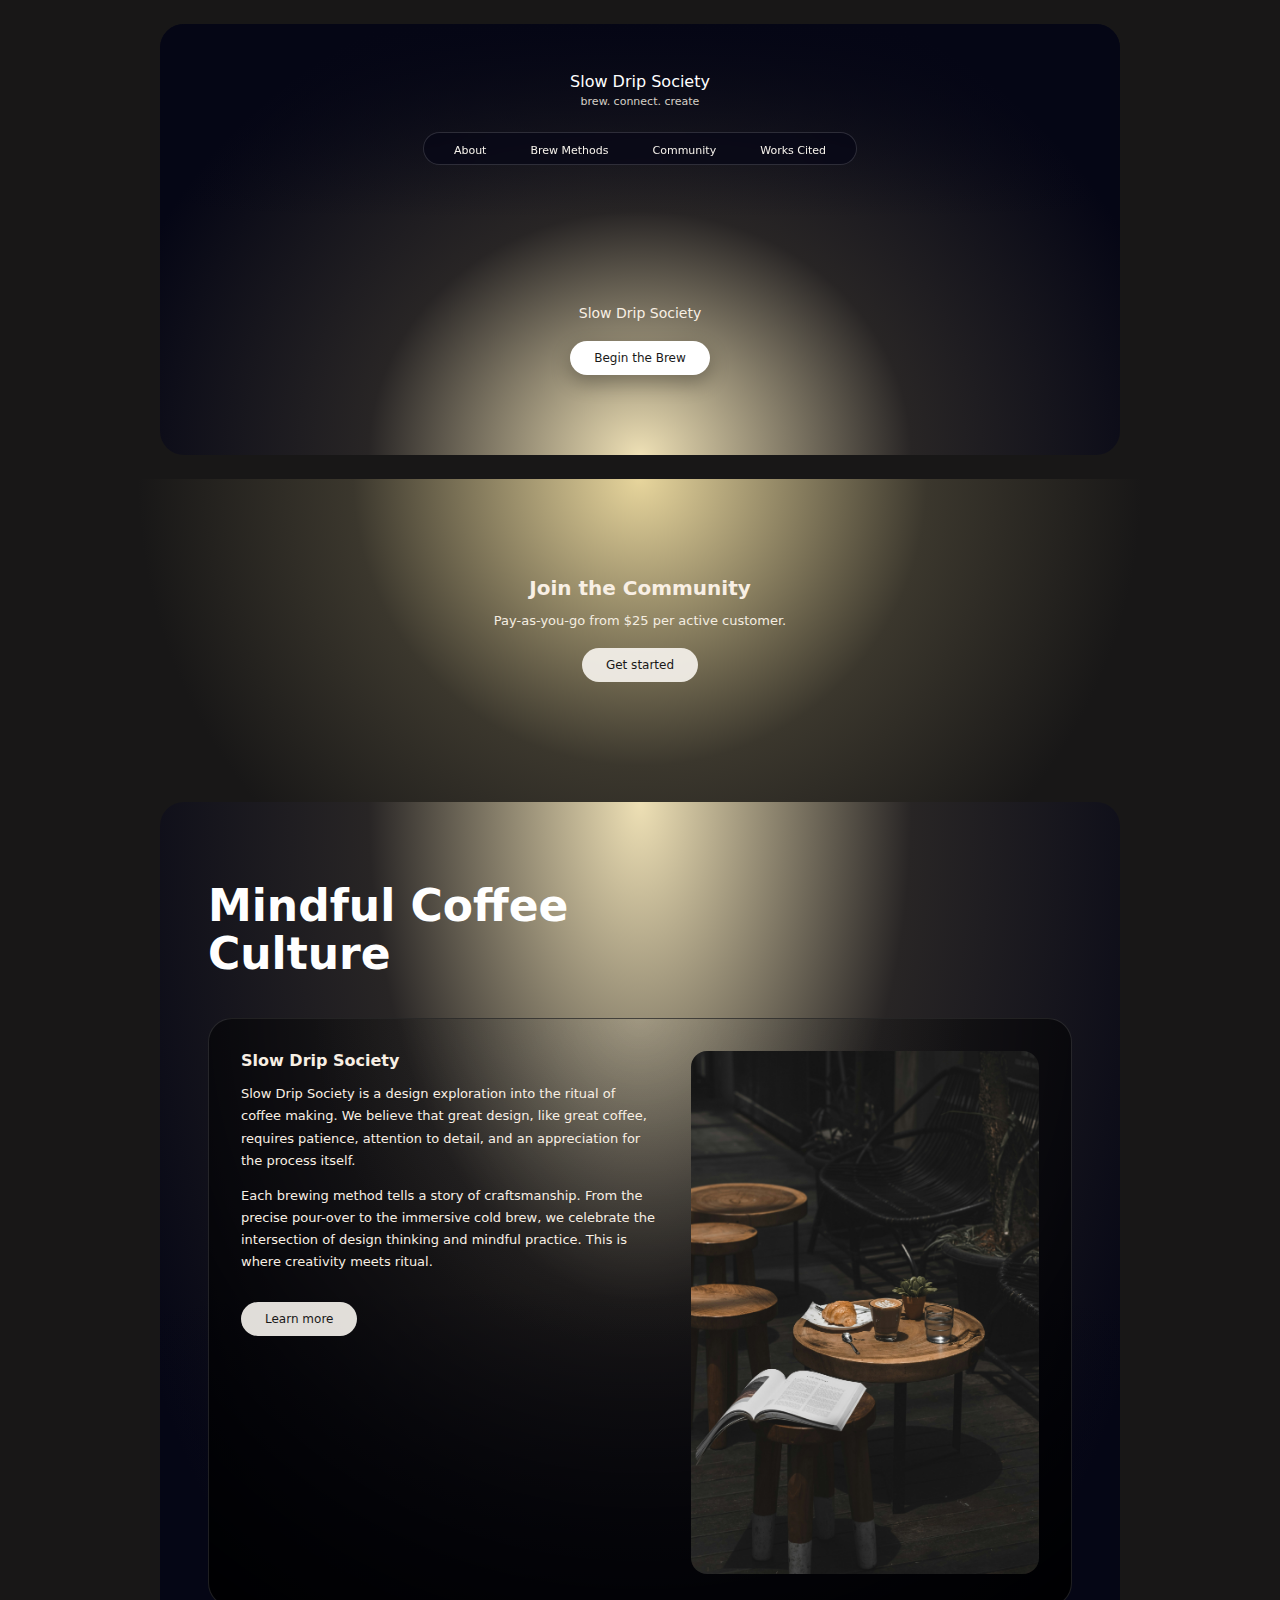
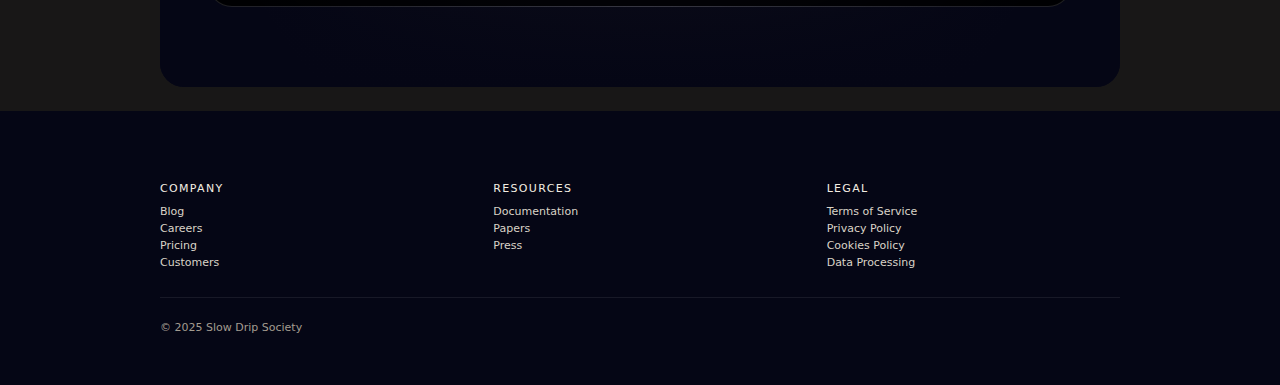
<file: index.html>
<!DOCTYPE html>
<html lang="en">
<head> 
  <meta charset="utf-8">
  <meta name="viewport" content="width=device-width, initial-scale=1">
  <title>Slow Drip Society</title>
  <link href="style-index.css" rel="stylesheet" type="text/css">
</head>

<body>
  
  <div class="page-bg">
    <div class="wrapper wrapper-hero">
      <header class="header">
        <p class="site-id">
          <a class="index-button" href="index.html">Slow Drip Society</a>
        </p>
        <p class="tagline">brew. connect. create</p>

        <nav class="top-menu">
          <ul>
            <li><a href="about.html" class="nav-link">About</a></li>
            <li><a href="brewmethods.html" class="nav-link">Brew Methods</a></li>
            <li><a href="community.html" class="nav-link">Community</a></li>
            <li><a href="workscited.html" class="nav-link">Works Cited</a></li>
          </ul>
        </nav>
      </header>

      <main>
        <section class="hero">
          <p class="hero-kicker">Slow Drip Society</p>
          <a class="primary-button" href="brewmethods.html">Begin the Brew</a>
        </section>
      </main>
    </div>
  </div>

 
  <section class="join-section">
    <div class="join-inner">
      <h2 class="join-title">Join the Community</h2>
      <p class="join-subtitle">Pay-as-you-go from $25 per active customer.</p>
      <a href="community.html" class="secondary-button">Get started</a>
    </div>
  </section>


  <section class="page-bg page-bg-content">
    <div class="wrapper wrapper-content">
      <div class="content-hero">
        <h1 class="content-title">Mindful Coffee<br>Culture</h1>
      </div>

      <div class="content-card">
        <div class="content-text">
          <h3>Slow Drip Society</h3>
          <p>
            Slow Drip Society is a design exploration into the ritual of coffee making.
            We believe that great design, like great coffee, requires patience, attention
            to detail, and an appreciation for the process itself.
          </p>
          <p>
            Each brewing method tells a story of craftsmanship. From the precise pour-over
            to the immersive cold brew, we celebrate the intersection of design thinking
            and mindful practice. This is where creativity meets ritual.
          </p>
          <a href="about.html" class="secondary-button">Learn more</a>
        </div>
        <div class="content-image">
         
            <img 
    src="img/rizky-subagja-1k7TnX5GAww-unsplash.jpg"
    alt="Quiet coffee ritual scene"
    class="content-img"
  >
        </div>
      </div>
    </div>
  </section>

 
  <footer class="footer">
    <div class="footer-inner">
      <div class="footer-column">
        <p class="footer-heading">Company</p>
        <a href="#" class="footer-link">Blog</a>
        <a href="#" class="footer-link">Careers</a>
        <a href="#" class="footer-link">Pricing</a>
        <a href="#" class="footer-link">Customers</a>
      </div>

      <div class="footer-column">
        <p class="footer-heading">Resources</p>
        <a href="#" class="footer-link">Documentation</a>
        <a href="#" class="footer-link">Papers</a>
        <a href="#" class="footer-link">Press</a>
      </div>

      <div class="footer-column">
        <p class="footer-heading">Legal</p>
        <a href="#" class="footer-link">Terms of Service</a>
        <a href="#" class="footer-link">Privacy Policy</a>
        <a href="#" class="footer-link">Cookies Policy</a>
        <a href="#" class="footer-link">Data Processing</a>
      </div>
    </div>

    <div class="footer-bottom">
      <p>© 2025 Slow Drip Society</p>
    </div>
  </footer>


</body>
</html>
</file>
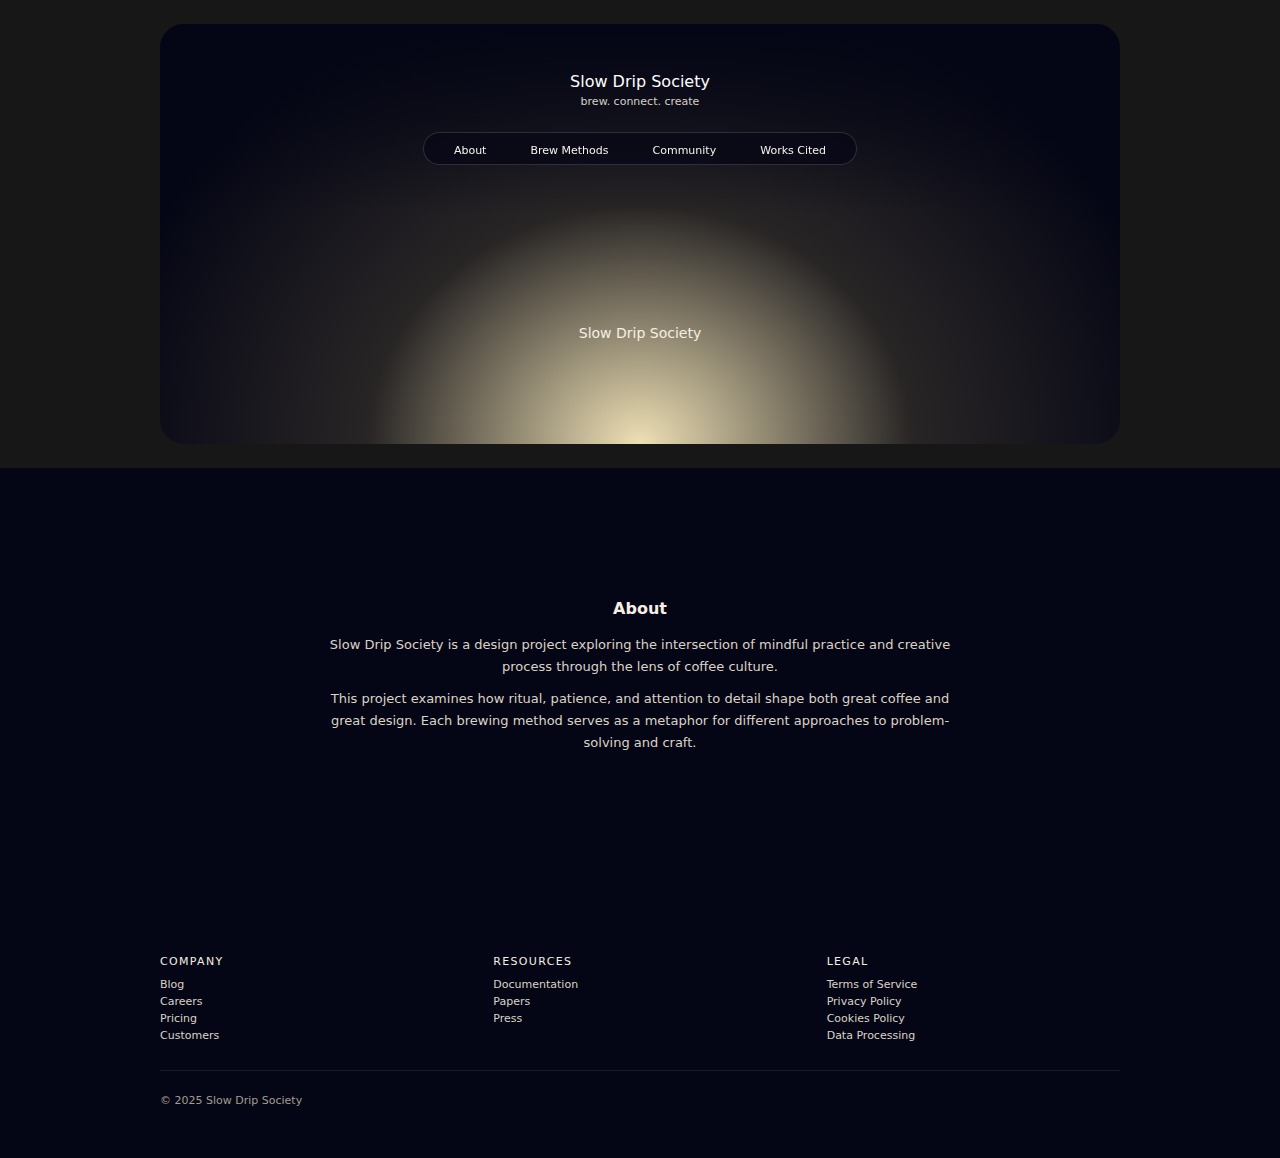
<file: about.html>
<!DOCTYPE html>
<html lang="en">
<head> 
  <meta charset="utf-8">
  <meta name="viewport" content="width=device-width, initial-scale=1">
  <title>About – Slow Drip Society</title>
 
  <link href="style-index.css" rel="stylesheet" type="text/css">
</head>

<body>

  <div class="page-bg">
    <div class="wrapper wrapper-hero">
      <header class="header">
        <p class="site-id">
          <a class="index-button" href="index.html">Slow Drip Society</a>
        </p>
        <p class="tagline">brew. connect. create</p>

        <nav class="top-menu">
          <ul>
            <li><a href="about.html" class="nav-link">About</a></li>
            <li><a href="brewmethods.html" class="nav-link">Brew Methods</a></li>
            <li><a href="community.html" class="nav-link">Community</a></li>
            <li><a href="workscited.html" class="nav-link">Works Cited</a></li>
          </ul>
        </nav>
      </header>

      <main>
      
        <section class="hero hero--simple">
          <p class="hero-kicker">Slow Drip Society</p>
        </section>
      </main>
    </div>
  </div>

  <section class="page-section">
    <h1 class="page-section-title">About</h1>

    <p>
      Slow Drip Society is a design project exploring the intersection of mindful practice
      and creative process through the lens of coffee culture.
    </p>
    <p>
      This project examines how ritual, patience, and attention to detail shape both great
      coffee and great design. Each brewing method serves as a metaphor for different
      approaches to problem-solving and craft.
    </p>
  </section>


  <footer class="footer">
    <div class="footer-inner">
      <div class="footer-column">
        <p class="footer-heading">Company</p>
        <a href="#" class="footer-link">Blog</a>
        <a href="#" class="footer-link">Careers</a>
        <a href="#" class="footer-link">Pricing</a>
        <a href="#" class="footer-link">Customers</a>
      </div>

      <div class="footer-column">
        <p class="footer-heading">Resources</p>
        <a href="#" class="footer-link">Documentation</a>
        <a href="#" class="footer-link">Papers</a>
        <a href="#" class="footer-link">Press</a>
      </div>

      <div class="footer-column">
        <p class="footer-heading">Legal</p>
        <a href="#" class="footer-link">Terms of Service</a>
        <a href="#" class="footer-link">Privacy Policy</a>
        <a href="#" class="footer-link">Cookies Policy</a>
        <a href="#" class="footer-link">Data Processing</a>
      </div>
    </div>

    <div class="footer-bottom">
      <p>© 2025 Slow Drip Society</p>
    </div>
  </footer>



</body>
</html>
</file>
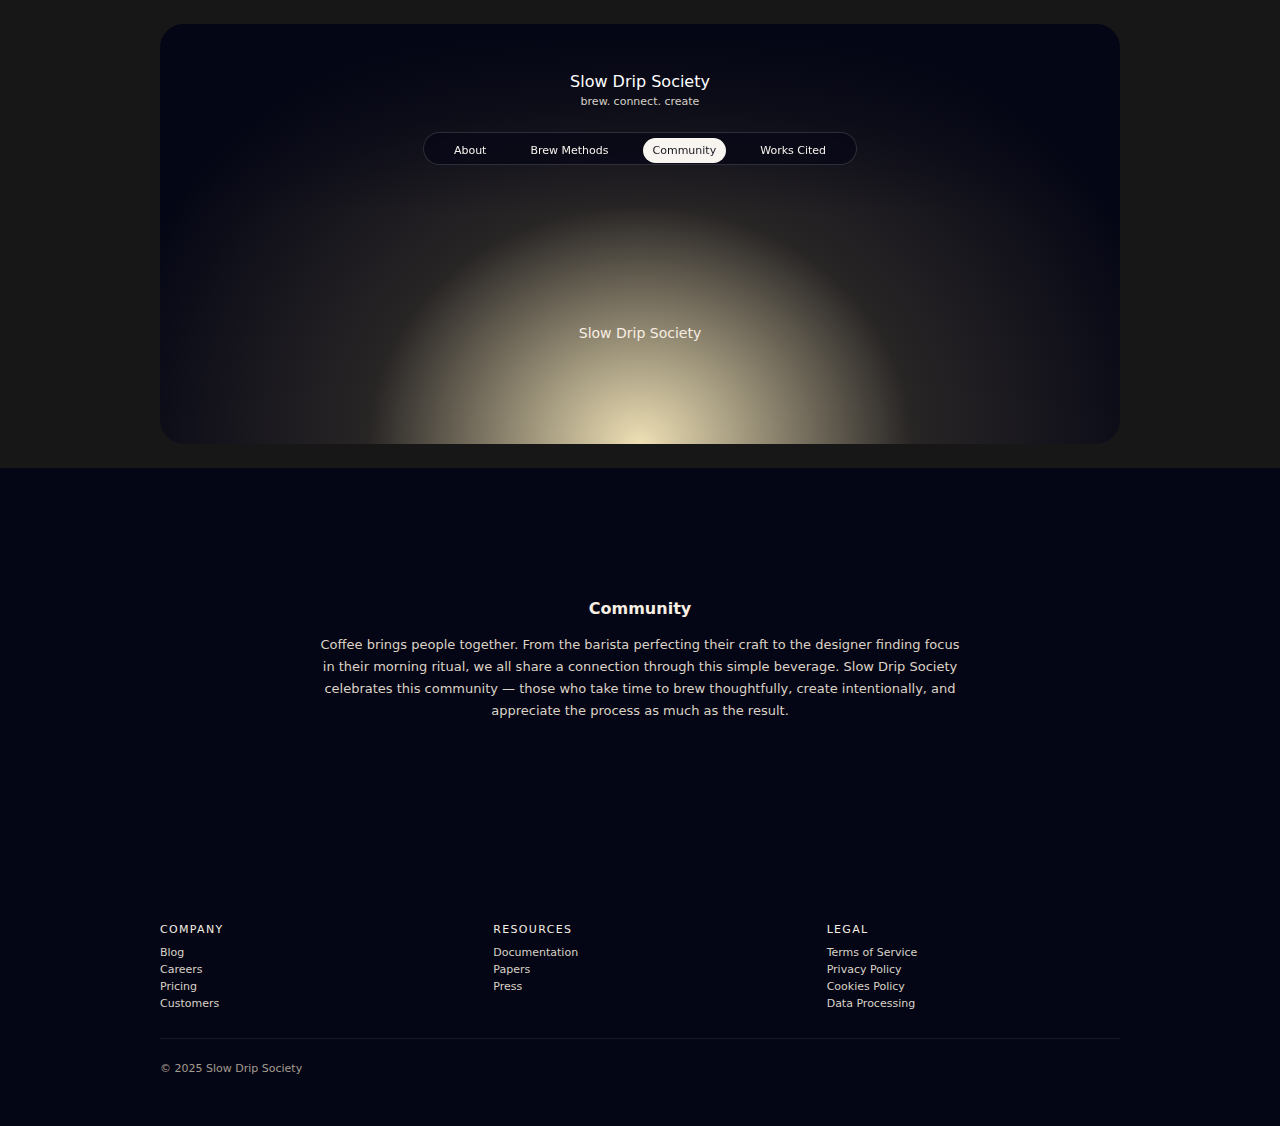
<file: community.html>
<!DOCTYPE html>
<html lang="en">
<head> 
  <meta charset="utf-8">
  <meta name="viewport" content="width=device-width, initial-scale=1">
  <title>Community – Slow Drip Society</title>
 
  <link href="style-index.css" rel="stylesheet" type="text/css">
</head>

<body>
 
  <div class="page-bg">
    <div class="wrapper wrapper-hero">
      <header class="header">
        <p class="site-id">
          <a class="index-button" href="index.html">Slow Drip Society</a>
        </p>
        <p class="tagline">brew. connect. create</p>

        <nav class="top-menu">
          <ul>
            <li><a href="about.html" class="nav-link">About</a></li>
            <li><a href="brewmethods.html" class="nav-link">Brew Methods</a></li>
            <li><a href="community.html" class="nav-link">Community</a></li>
            <li><a href="workscited.html" class="nav-link">Works Cited</a></li>
          </ul>
        </nav>
      </header>

      <main>
        <section class="hero hero--simple">
          <p class="hero-kicker">Slow Drip Society</p>
        </section>
      </main>
    </div>
  </div>

  
  <section class="page-section">
    <h1 class="page-section-title">Community</h1>

    <p>
      Coffee brings people together. From the barista perfecting their craft to the designer
      finding focus in their morning ritual, we all share a connection through this simple
      beverage. Slow Drip Society celebrates this community — those who take time to brew
      thoughtfully, create intentionally, and appreciate the process as much as the result.
    </p>
  </section>

  
  <footer class="footer">
    <div class="footer-inner">
      <div class="footer-column">
        <p class="footer-heading">Company</p>
        <a href="#" class="footer-link">Blog</a>
        <a href="#" class="footer-link">Careers</a>
        <a href="#" class="footer-link">Pricing</a>
        <a href="#" class="footer-link">Customers</a>
      </div>

      <div class="footer-column">
        <p class="footer-heading">Resources</p>
        <a href="#" class="footer-link">Documentation</a>
        <a href="#" class="footer-link">Papers</a>
        <a href="#" class="footer-link">Press</a>
      </div>

      <div class="footer-column">
        <p class="footer-heading">Legal</p>
        <a href="#" class="footer-link">Terms of Service</a>
        <a href="#" class="footer-link">Privacy Policy</a>
        <a href="#" class="footer-link">Cookies Policy</a>
        <a href="#" class="footer-link">Data Processing</a>
      </div>
    </div>

    <div class="footer-bottom">
      <p>© 2025 Slow Drip Society</p>
    </div>
  </footer>

  
  <script>
    (function () {
      const path = window.location.pathname.split("/").pop() || "index.html";
      document.querySelectorAll(".nav-link").forEach(link => {
        const href = link.getAttribute("href");
        if (href === path || (path === "index.html" && href === "index.html")) {
          link.classList.add("active");
        }
      });
    })();
  </script>
</body>
</html>
</file>
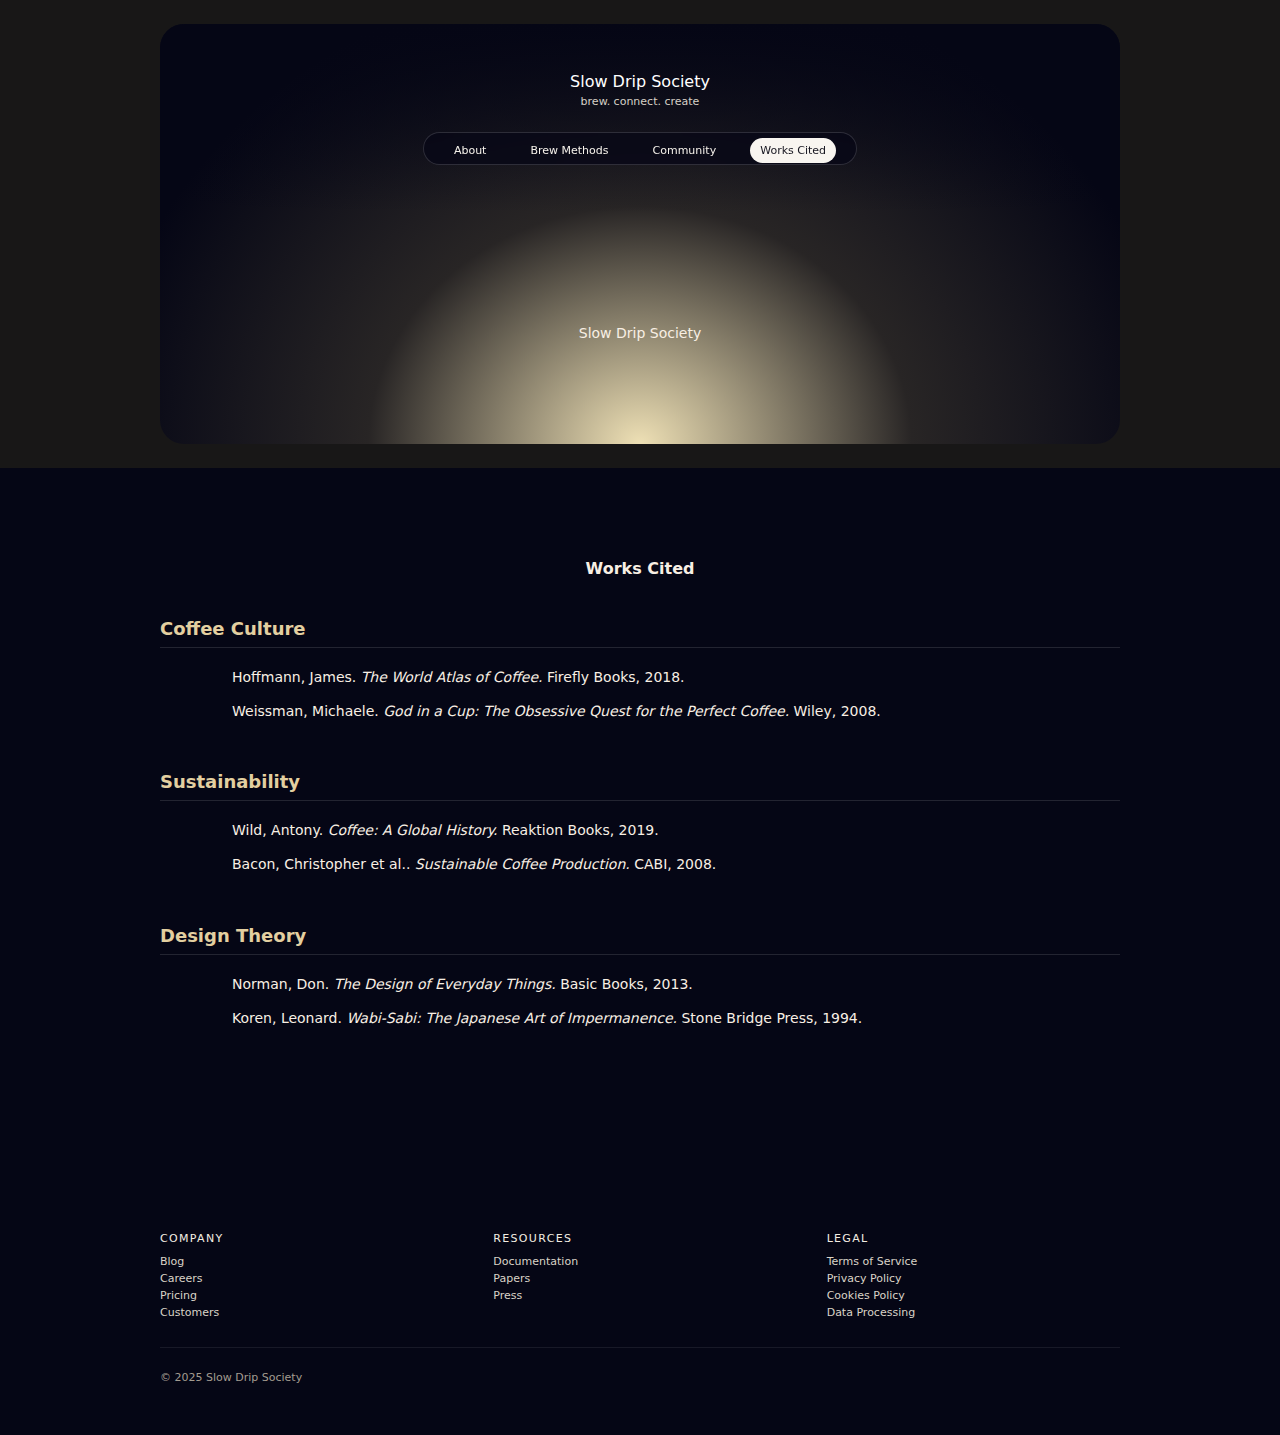
<file: workscited.html>
<!DOCTYPE html>
<html lang="en">
<head> 
  <meta charset="utf-8">
  <meta name="viewport" content="width=device-width, initial-scale=1">
  <title>Works Cited – Slow Drip Society</title>
  
  <link href="style-index.css" rel="stylesheet" type="text/css">
</head>

<body>
  
  <div class="page-bg">
    <div class="wrapper wrapper-hero">
      <header class="header">
        <p class="site-id">
          <a class="index-button" href="index.html">Slow Drip Society</a>
        </p>
        <p class="tagline">brew. connect. create</p>

        <nav class="top-menu">
          <ul>
            <li><a href="about.html" class="nav-link">About</a></li>
            <li><a href="brewmethods.html" class="nav-link">Brew Methods</a></li>
            <li><a href="community.html" class="nav-link">Community</a></li>
            <li><a href="workscited.html" class="nav-link">Works Cited</a></li>
          </ul>
        </nav>
      </header>

      <main>
        <section class="hero hero--simple">
          <p class="hero-kicker">Slow Drip Society</p>
        </section>
      </main>
    </div>
  </div>

 
  <section class="citations-page">
    <h1 class="citations-title">Works Cited</h1>

    <div class="citations-inner">

      <div class="citation-group">
        <h2 class="citation-heading">Coffee Culture</h2>
        <div class="citation-list">
          <p>Hoffmann, James. <em>The World Atlas of Coffee.</em> Firefly Books, 2018.</p>
          <p>Weissman, Michaele. <em>God in a Cup: The Obsessive Quest for the Perfect Coffee.</em> Wiley, 2008.</p>
        </div>
      </div>

      <div class="citation-group">
        <h2 class="citation-heading">Sustainability</h2>
        <div class="citation-list">
          <p>Wild, Antony. <em>Coffee: A Global History.</em> Reaktion Books, 2019.</p>
          <p>Bacon, Christopher et al.. <em>Sustainable Coffee Production.</em> CABI, 2008.</p>
        </div>
      </div>

      <div class="citation-group">
        <h2 class="citation-heading">Design Theory</h2>
        <div class="citation-list">
          <p>Norman, Don. <em>The Design of Everyday Things.</em> Basic Books, 2013.</p>
          <p>Koren, Leonard. <em>Wabi-Sabi: The Japanese Art of Impermanence.</em> Stone Bridge Press, 1994.</p>
        </div>
      </div>

    </div>
  </section>

 
  <footer class="footer">
    <div class="footer-inner">
      <div class="footer-column">
        <p class="footer-heading">Company</p>
        <a href="#" class="footer-link">Blog</a>
        <a href="#" class="footer-link">Careers</a>
        <a href="#" class="footer-link">Pricing</a>
        <a href="#" class="footer-link">Customers</a>
      </div>

      <div class="footer-column">
        <p class="footer-heading">Resources</p>
        <a href="#" class="footer-link">Documentation</a>
        <a href="#" class="footer-link">Papers</a>
        <a href="#" class="footer-link">Press</a>
      </div>

      <div class="footer-column">
        <p class="footer-heading">Legal</p>
        <a href="#" class="footer-link">Terms of Service</a>
        <a href="#" class="footer-link">Privacy Policy</a>
        <a href="#" class="footer-link">Cookies Policy</a>
        <a href="#" class="footer-link">Data Processing</a>
      </div>
    </div>

    <div class="footer-bottom">
      <p>© 2025 Slow Drip Society</p>
    </div>
  </footer>


  <script>
    (function () {
      const path = window.location.pathname.split("/").pop() || "index.html";
      document.querySelectorAll(".nav-link").forEach(link => {
        const href = link.getAttribute("href");
        if (href === path || (path === "index.html" && href === "index.html")) {
          link.classList.add("active");
        }
      });
    })();
  </script>
</body>
</html>
</file>
<file: style-index.css>
html, body {
  margin: 0;
  padding: 0;
  height: 100%;
}

body {
  background-color: #181717;
  color: #f8efe4;
  font-family: system-ui, -apple-system, BlinkMacSystemFont, "Segoe UI", sans-serif;
}


.page-bg {
  display: flex;
  justify-content: center;
  padding: 24px;
}

.wrapper {
  width: 100%;
  max-width: 960px;
  border-radius: 24px;
  padding: 40px 48px 80px;
  background: radial-gradient(ellipse at bottom,
              #eee0b5 0%,
              #282525 40%,
              #050615 80%);
  box-sizing: border-box;
  position: relative;
  overflow: hidden;
}

.wrapper-hero {
  min-height: 420px;
}

.wrapper-content {
  min-height: 420px;
  background: radial-gradient(ellipse at top,
              #eee0b5 0%,
              #282525 40%,
              #050615 85%);
}

.wrapper::before {
  content: "";
  position: absolute;
  inset: 0;
  background: linear-gradient(to bottom, #050615 0%, transparent 45%);
  z-index: 0;
}

.wrapper-content::before {
  background: linear-gradient(to top, #050615 0%, transparent 45%);
}

.header,
.hero,
.content-hero,
.content-card {
  position: relative;
  z-index: 1;
}


.site-id {
  text-align: center;
  margin: 0;
  margin-top: 8px;
}

.index-button {
  color: #ffffff;
  text-decoration: none;
  font-size: 16px;
}

.index-button:hover {
  text-decoration: underline;
}

.tagline {
  text-align: center;
  font-size: 11px;
  color: #d5d0c6;
  margin-top: 4px;
}

.top-menu {
  display: flex;
  justify-content: center;
  margin-top: 24px;
}

.top-menu ul {
  list-style: none;
  margin: 0;
  padding: 6px 20px;
  display: flex;
  gap: 24px;
  border-radius: 999px;
  border: 1px solid rgba(255, 255, 255, 0.15);
  background: rgba(5, 6, 21, 0.7);
  backdrop-filter: blur(10px);
}

.nav-link {
  font-size: 11px;
  color: #f5f1ea;
  text-decoration: none;
  padding: 6px 10px;
  border-radius: 999px;
}

.nav-link:hover,
.nav-link.active {
  background: #f8f5f0;
  color: #161620;
}


.hero {
  margin-top: 140px;
  text-align: center;
}

.hero-kicker {
  font-size: 14px;
  margin-bottom: 20px;
}


.primary-button,
.secondary-button {
  display: inline-block;
  padding: 10px 24px;
  border-radius: 999px;
  border: none;
  font-size: 12px;
  text-decoration: none;
  cursor: pointer;
}

.primary-button {
  background: #ffffff;
  color: #191919;
  box-shadow: 0 8px 20px rgba(0, 0, 0, 0.3);
}

.primary-button:hover {
  transform: translateY(-1px);
  box-shadow: 0 10px 24px rgba(0, 0, 0, 0.4);
}

.secondary-button {
  background: rgba(248, 245, 240, 0.9);
  color: #181717;
}


.join-section {
  padding: 80px 24px 120px;
  background: radial-gradient(circle at top,
             #e7d59c 0%,
             #3b372d 40%,
             #181717 70%);
}

.join-inner {
  max-width: 480px;
  margin: 0 auto;
  text-align: center;
  position: relative;
}

.join-title {
  font-size: 20px;
  margin-bottom: 8px;
}

.join-subtitle {
  font-size: 13px;
  margin-bottom: 20px;
  color: #f4ede0;
}


.page-bg-content {
  padding-top: 0;
}

.content-hero {
  margin-bottom: 32px;
}

.content-title {
  font-size: 44px;
  line-height: 1.1;
  color: #ffffff;
  margin: 40px 0 0;
}


.content-card {
  margin-top: 40px;
  border-radius: 24px;
  border: 1px solid rgba(255, 255, 255, 0.12);
  background: radial-gradient(circle at top,
              rgba(255,255,255,0.08) 0%,
              rgba(0,0,0,0.4) 45%,
              rgba(0,0,0,0.9) 100%);
  padding: 32px;
  display: grid;
  grid-template-columns: minmax(0, 1.2fr) minmax(0, 1fr);
  gap: 32px;
}

.content-text h3 {
  margin-top: 0;
  margin-bottom: 12px;
  font-size: 16px;
}

.content-text p {
  font-size: 13px;
  line-height: 1.7;
  color: #f8efe4;
}

.content-text p + p {
  margin-top: 8px;
}

.content-text .secondary-button {
  margin-top: 16px;
}


.content-image {
  display: flex;
  align-items: center;
  justify-content: center;
}

.image-placeholder {
  width: 100%;
  aspect-ratio: 3 / 4;
  border-radius: 16px;
  background: linear-gradient(135deg, #2b2a35, #101018);
}


.footer {
  padding: 60px 40px 40px;
  background: #050615;
  color: #d9d3c7;
  font-size: 11px;
}

.footer-inner {
  max-width: 960px;
  margin: 0 auto 24px;
  display: grid;
  grid-template-columns: repeat(3, minmax(0, 1fr));
  gap: 40px;
}

.footer-heading {
  font-size: 11px;
  text-transform: uppercase;
  letter-spacing: 0.12em;
  margin-bottom: 10px;
  color: #f4eee3;
}

.footer-link {
  display: block;
  color: #d9d3c7;
  text-decoration: none;
  margin-bottom: 4px;
}

.footer-link:hover {
  text-decoration: underline;
}

.footer-bottom {
  max-width: 960px;
  margin: 0 auto;
  border-top: 1px solid rgba(255, 255, 255, 0.08);
  padding-top: 12px;
  color: #a39c90;
}

@media (max-width: 768px) {
  .wrapper {
    padding: 28px 20px 40px;
  }

  .content-card {
    grid-template-columns: 1fr;
  }

  .content-title {
    font-size: 32px;
  }

  .footer-inner {
    grid-template-columns: 1fr;
  }
}


.page-section {
  padding: 120px 24px 120px;
  text-align: center;
  background-color: #050615; 
}

.page-section-title {
  font-size: 16px;
  margin-bottom: 16px;
  color: #f8efe4;
}

.page-section p {
  max-width: 640px;
  margin: 0 auto 10px;
  font-size: 13px;
  line-height: 1.7;
  color: #dcd3c6;
}


.hero--simple {
  margin-top: 160px;
}


.brew-section {
  padding-top: 120px;
  padding-bottom: 120px;
  background-color: #050615;
}

.brew-section .page-section-title {
  font-size: 18px;
  margin-bottom: 40px;
}

.brew-list {
  max-width: 880px;
  margin: 0 auto;
  display: flex;
  flex-direction: column;
  gap: 40px;
}


.brew-card {
  border-radius: 24px;
  border: 1px solid rgba(255, 255, 255, 0.08);
  background: radial-gradient(circle at top left,
              rgba(255,255,255,0.06) 0%,
              rgba(0,0,0,0.9) 55%);
  padding: 24px 28px;
  display: grid;
  grid-template-columns: minmax(0, 1.2fr) minmax(0, 0.9fr);
  align-items: center;
  gap: 24px;
}

.brew-card--reverse {
  grid-template-columns: minmax(0, 0.9fr) minmax(0, 1.2fr);
}

.brew-card-body {
  font-size: 13px;
  line-height: 1.7;
  color: #f8efe4;
}

.brew-name {
  font-size: 16px;
  margin: 0 0 4px;
}

.brew-meta {
  font-size: 11px;
  text-transform: uppercase;
  letter-spacing: 0.12em;
  color: #d5ccb9;
  margin-bottom: 10px;
}

.brew-card-media {
  margin: 0;
}

.brew-card-media img {
  width: 100%;
  display: block;
  border-radius: 18px;
  object-fit: cover;
}


.brew-card--aero {
  grid-template-columns: minmax(0, 1fr) minmax(0, 1.2fr);
}

.brew-steps {
  display: grid;
  grid-template-columns: repeat(3, minmax(0, 1fr));
  gap: 12px;
}

.brew-step {
  display: flex;
  flex-direction: column;
  gap: 8px;
  font-size: 11px;
  color: #dcd3c6;
}

.brew-step-img {
  width: 100%;
  aspect-ratio: 2 / 3;
  border-radius: 14px;
  background: #2b2a35;
  overflow: hidden;
}








.brew-step-caption {
  margin: 0;
}

.brew-card--wide {
  grid-template-columns: minmax(0, 1.4fr) minmax(0, 1fr);
}

.brew-card-media--wide img {
  border-radius: 20px;
  height: 220px;
  width: 100%;
  object-fit: cover;
}

.brew-card-body--wide {
  padding-right: 12px;
}

@media (max-width: 900px) {
  .brew-card,
  .brew-card--reverse,
  .brew-card--aero,
  .brew-card--wide {
    grid-template-columns: 1fr;
  }

  .brew-card-body--wide {
    padding-right: 0;
  }

  .brew-steps {
    grid-template-columns: 1fr;
  }
}


.citations-page {
  padding: 80px 40px 120px;
  background-color: #050615; 
}

.citations-title {
  text-align: center;
  font-size: 16px;
  margin-bottom: 40px;
  color: #f8efe4;
}

.citations-inner {
  max-width: 960px;
  margin: 0 auto;
}


.citation-group + .citation-group {
  margin-top: 48px;
}

.citation-heading {
  font-size: 18px;
  color: #e3cfa0;            
  margin: 0 0 8px;
}

.citation-heading::after {
  content: "";
  display: block;
  height: 1px;
  margin-top: 8px;
  background: rgba(255, 255, 255, 0.12);  
}


.citation-list {
  margin-top: 18px;
  padding-left: 72px;
}

.citation-list p {
  margin: 10px 0;
  font-size: 14px;
  line-height: 1.7;
  color: #f8efe4;
}

@media (max-width: 768px) {
  .citations-page {
    padding: 60px 20px 100px;
  }

  .citation-list {
    padding-left: 32px;
  }
}

.content-image {
  overflow: hidden;
}

.content-img {
  width: 100%;
  height: auto;   
  border-radius: 16px;
  display: block;
}

.brew-step-img {
  width: 100%;
  height: auto;          
  display: block;
  border-radius: 14px;
}


.brew-step-caption {
  margin-top: 8px;
  font-size: 11px;
  color: #dcd3c6;
}
.brew-steps {
  display: grid;
  grid-template-columns: repeat(3, 1fr);
  gap: 24px;
  margin-top: 24px;
}


.brew-step {
  text-align: center;
  max-width: 260px;
  margin: 0 auto;
}

.brew-card--aero {
  display: grid;
  grid-template-columns: 1.2fr 1fr;
  gap: 40px;
}





.brew-card {
  transition: transform 0.35s ease, box-shadow 0.35s ease;
}

.brew-card:hover {
  transform: translateY(-4px);
  box-shadow: 0 18px 40px rgba(0, 0, 0, 0.45);
}

.brew-card-media img {
  transition: transform 0.4s ease;
}

.brew-card:hover .brew-card-media img {
  transform: scale(1.05);
}
</file>
